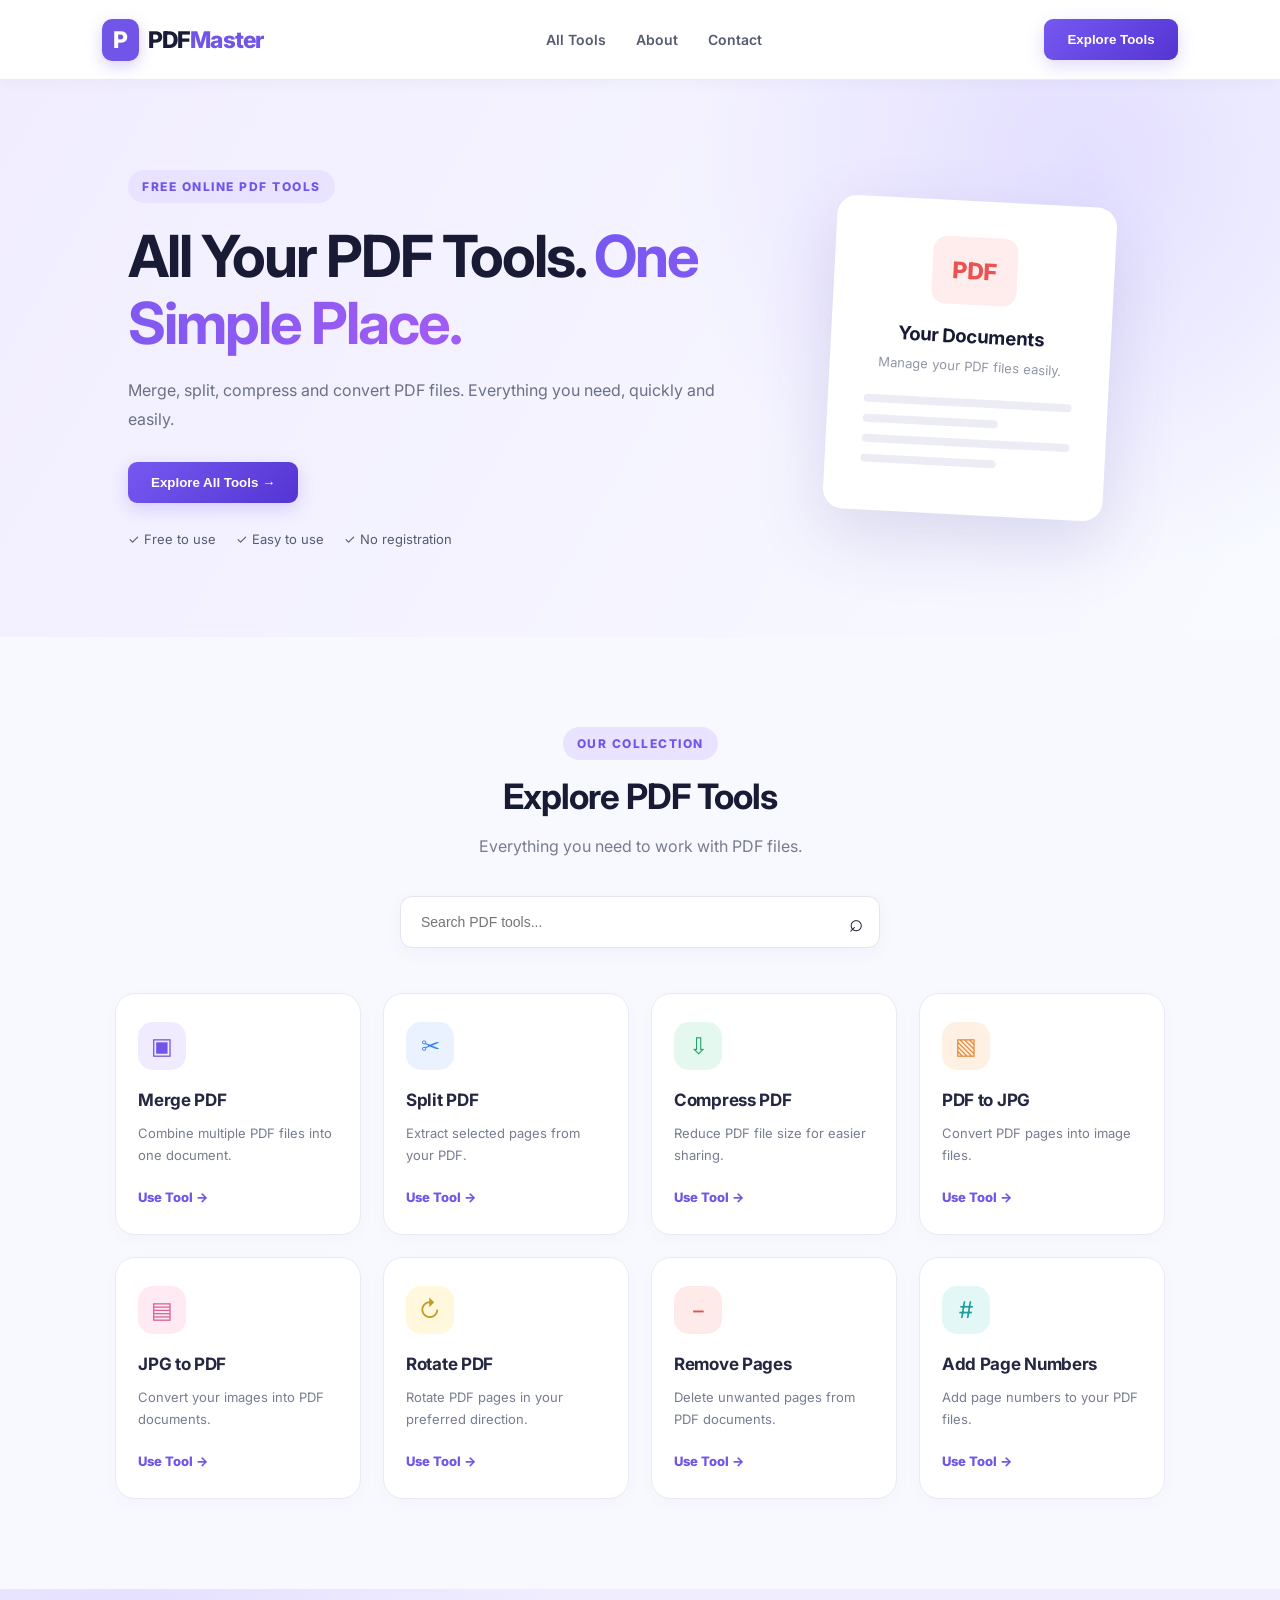
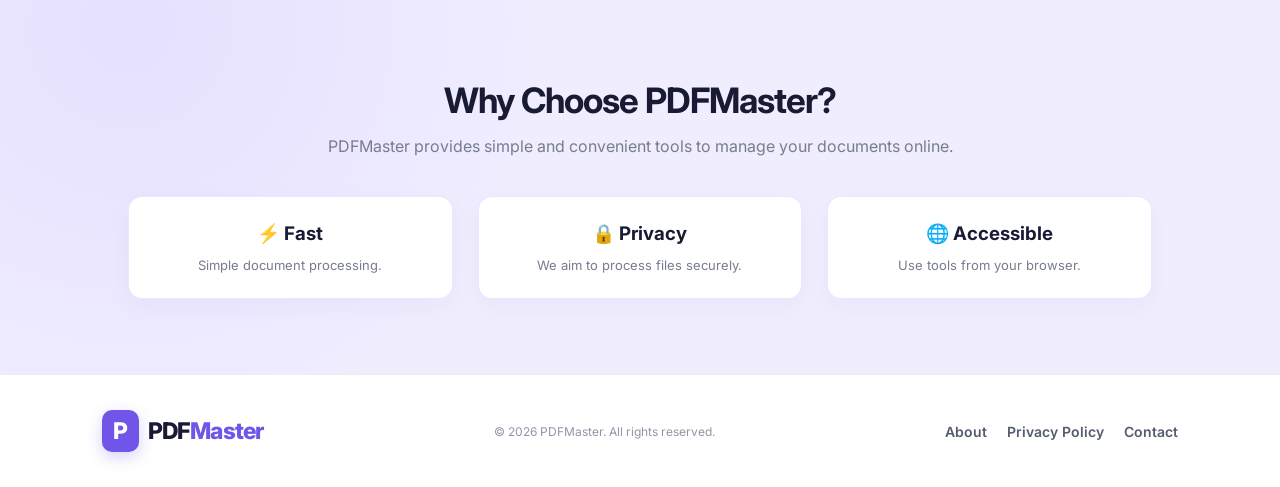
<file: index.html>
<!DOCTYPE html>
<html lang="en">
<head>
    <meta charset="UTF-8">
    <meta name="viewport" content="width=device-width, initial-scale=1.0">

    <title>PDFMaster - Free Online PDF Editor, Converter & Tools</title>

    <meta name="description" content="Use PDFMaster's free online PDF tools to merge, split, compress, rotate and convert PDF files. Convert JPG to PDF and manage PDF pages easily.">

    <meta name="keywords" content="free PDF tools, merge PDF, split PDF, compress PDF, PDF to JPG, JPG to PDF, rotate PDF, remove PDF pages, add page numbers">

    <meta name="robots" content="index, follow">

    <link rel="canonical" href="https://pdf-master-8s9.pages.dev/">

    <meta property="og:title" content="PDFMaster - Free Online PDF Tools">
    <meta property="og:description" content="Merge, split, compress and convert PDF files online for free with PDFMaster.">
    <meta property="og:url" content="https://pdf-master-8s9.pages.dev/">
    <meta property="og:type" content="website">

    <meta name="theme-color" content="#2563eb">

    <link rel="stylesheet" href="style.css">

    <link rel="preconnect" href="https://fonts.googleapis.com">
    <link rel="preconnect" href="https://fonts.gstatic.com" crossorigin>

    <link href="https://fonts.googleapis.com/css2?family=Inter:wght@400;500;600;700;800&display=swap" rel="stylesheet">
</head>


<body>

<header class="navbar">
    <div class="logo">
        <span class="logo-icon">P</span>
        PDF<span>Master</span>
    </div>

    <nav>
        <a href="#tools">All Tools</a>
        <a href="#about">About</a>
        <a href="contact.html">Contact</a>
    </nav>

    <button class="nav-button" onclick="scrollToTools()">
        Explore Tools
    </button>
</header>


<section class="hero">

    <div class="hero-content">

        <span class="tag">FREE ONLINE PDF TOOLS</span>

        <h1>
            All Your PDF Tools.
            <span>One Simple Place.</span>
        </h1>

        <p>
            Merge, split, compress and convert PDF files.
            Everything you need, quickly and easily.
        </p>

        <button class="primary-button" onclick="scrollToTools()">
            Explore All Tools →
        </button>

        <div class="hero-features">
            <span>✓ Free to use</span>
            <span>✓ Easy to use</span>
            <span>✓ No registration</span>
        </div>

    </div>

    <div class="hero-visual">
        <div class="document-card">
            <div class="pdf-icon">PDF</div>
            <h3>Your Documents</h3>
            <p>Manage your PDF files easily.</p>

            <div class="document-line"></div>
            <div class="document-line short"></div>
            <div class="document-line"></div>
            <div class="document-line short"></div>
        </div>
    </div>

</section>


<section class="tools-section" id="tools">

    <div class="section-heading">
        <span class="tag">OUR COLLECTION</span>

        <h2>Explore PDF Tools</h2>

        <p>Everything you need to work with PDF files.</p>
    </div>

    <div class="search-box">
        <input
            type="text"
            id="searchInput"
            placeholder="Search PDF tools..."
        >
        <span>⌕</span>
    </div>

    <div class="tools-grid" id="toolsGrid">

        <div class="tool-card" data-name="merge pdf">
            <div class="tool-icon purple">▣</div>
            <h3>Merge PDF</h3>
            <p>Combine multiple PDF files into one document.</p>
            <a href="merge.html">Use Tool →</a>
        </div>

        <div class="tool-card" data-name="split pdf">
            <div class="tool-icon blue">✂</div>
            <h3>Split PDF</h3>
            <p>Extract selected pages from your PDF.</p>
            <a href="split.html">Use Tool →</a>
        </div>

        <div class="tool-card" data-name="compress pdf">
            <div class="tool-icon green">⇩</div>
            <h3>Compress PDF</h3>
            <p>Reduce PDF file size for easier sharing.</p>
            <a href="compress.html">Use Tool →</a>
        </div>

        <div class="tool-card" data-name="pdf to jpg">
            <div class="tool-icon orange">▧</div>
            <h3>PDF to JPG</h3>
            <p>Convert PDF pages into image files.</p>
            <a href="pdf-to-jpg.html">Use Tool →</a>
        </div>

        <div class="tool-card" data-name="jpg to pdf">
            <div class="tool-icon pink">▤</div>
            <h3>JPG to PDF</h3>
            <p>Convert your images into PDF documents.</p>
            <a href="jpg-to-pdf.html">Use Tool →</a>
        </div>

        <div class="tool-card" data-name="rotate pdf">
            <div class="tool-icon yellow">↻</div>
            <h3>Rotate PDF</h3>
            <p>Rotate PDF pages in your preferred direction.</p>
            <a href="rotate.html">Use Tool →</a>
        </div>

        <div class="tool-card" data-name="remove pdf pages">
            <div class="tool-icon red">−</div>
            <h3>Remove Pages</h3>
            <p>Delete unwanted pages from PDF documents.</p>
            <a href="remove-pages.html">Use Tool →</a>
        </div>

        <div class="tool-card" data-name="add page numbers">
            <div class="tool-icon teal">#</div>
            <h3>Add Page Numbers</h3>
            <p>Add page numbers to your PDF files.</p>
            <a href="page-numbers.html">Use Tool →</a>
        </div>

    </div>

    <p id="noResults" class="no-results" hidden>
        No matching tools found.
    </p>

</section>


<section class="about-section" id="about">

    <h2>Why Choose PDFMaster?</h2>

    <p>
        PDFMaster provides simple and convenient tools
        to manage your documents online.
    </p>

    <div class="benefits">
        <div>
            <h3>⚡ Fast</h3>
            <p>Simple document processing.</p>
        </div>

        <div>
            <h3>🔒 Privacy</h3>
            <p>We aim to process files securely.</p>
        </div>

        <div>
            <h3>🌐 Accessible</h3>
            <p>Use tools from your browser.</p>
        </div>
    </div>

</section>


<footer>
    <div class="logo">
        <span class="logo-icon">P</span>
        PDF<span>Master</span>
    </div>

    <p>© 2026 PDFMaster. All rights reserved.</p>

    <div class="footer-links">
        <a href="about.html">About</a>
        <a href="privacy.html">Privacy Policy</a>
        <a href="contact.html">Contact</a>
    </div>
</footer>

<script src="script.js"></script>

</body>
</html>
</file>
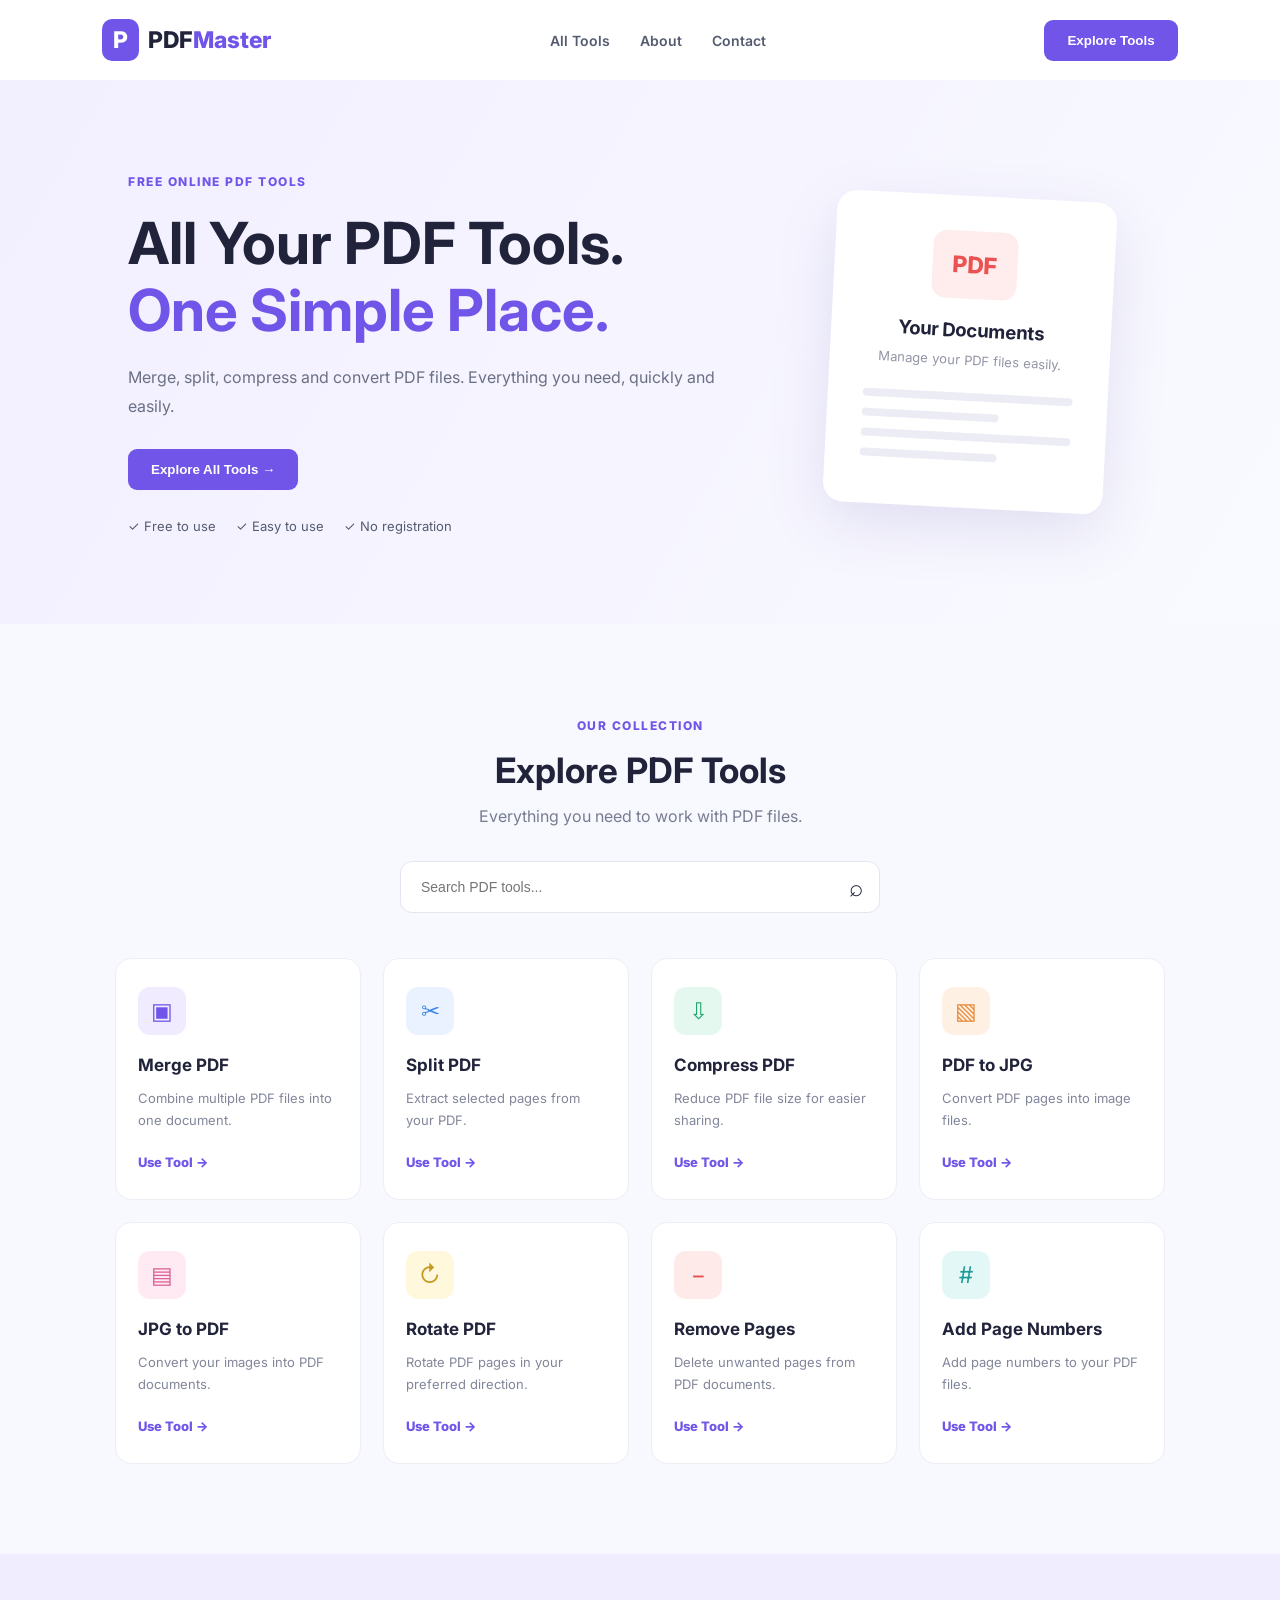
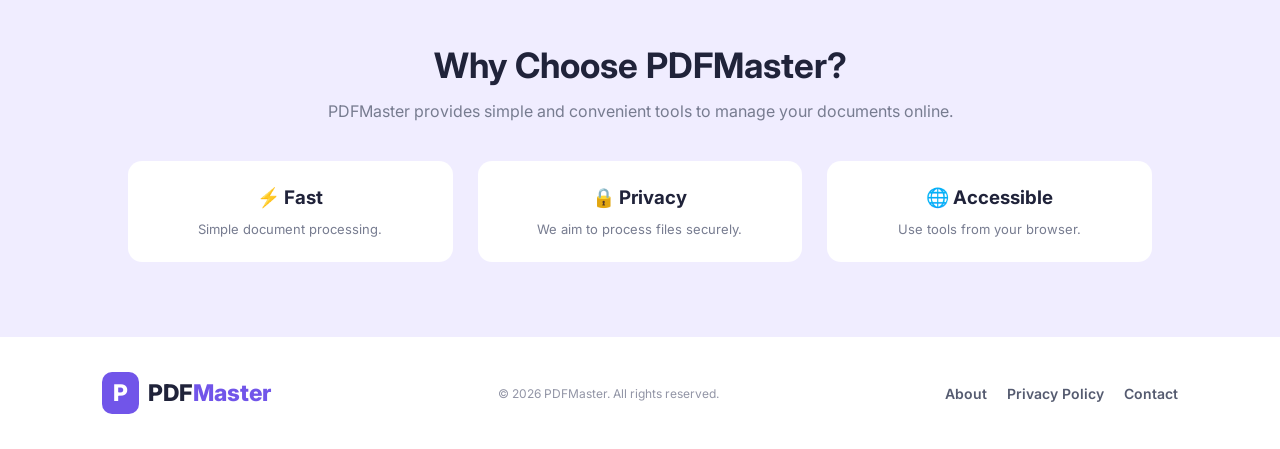
<file: Pdf Master/index.html>
<!DOCTYPE html>
<html lang="en">
<head>
    <meta charset="UTF-8">
    <meta name="viewport" content="width=device-width, initial-scale=1.0">

    <title>PDFMaster - Free Online PDF Tools</title>

    <meta name="description"
          content="Free online PDF tools to merge, split, compress and convert PDF files easily.">

    <link rel="stylesheet" href="style.css">

    <link rel="preconnect" href="https://fonts.googleapis.com">
    <link rel="preconnect" href="https://fonts.gstatic.com" crossorigin>

    <link href="https://fonts.googleapis.com/css2?family=Inter:wght@400;500;600;700;800&display=swap"
          rel="stylesheet">
</head>

<body>

<header class="navbar">
    <div class="logo">
        <span class="logo-icon">P</span>
        PDF<span>Master</span>
    </div>

    <nav>
        <a href="#tools">All Tools</a>
        <a href="#about">About</a>
        <a href="contact.html">Contact</a>
    </nav>

    <button class="nav-button" onclick="scrollToTools()">
        Explore Tools
    </button>
</header>


<section class="hero">

    <div class="hero-content">

        <span class="tag">FREE ONLINE PDF TOOLS</span>

        <h1>
            All Your PDF Tools.
            <span>One Simple Place.</span>
        </h1>

        <p>
            Merge, split, compress and convert PDF files.
            Everything you need, quickly and easily.
        </p>

        <button class="primary-button" onclick="scrollToTools()">
            Explore All Tools →
        </button>

        <div class="hero-features">
            <span>✓ Free to use</span>
            <span>✓ Easy to use</span>
            <span>✓ No registration</span>
        </div>

    </div>

    <div class="hero-visual">
        <div class="document-card">
            <div class="pdf-icon">PDF</div>
            <h3>Your Documents</h3>
            <p>Manage your PDF files easily.</p>

            <div class="document-line"></div>
            <div class="document-line short"></div>
            <div class="document-line"></div>
            <div class="document-line short"></div>
        </div>
    </div>

</section>


<section class="tools-section" id="tools">

    <div class="section-heading">
        <span class="tag">OUR COLLECTION</span>

        <h2>Explore PDF Tools</h2>

        <p>Everything you need to work with PDF files.</p>
    </div>

    <div class="search-box">
        <input
            type="text"
            id="searchInput"
            placeholder="Search PDF tools..."
        >
        <span>⌕</span>
    </div>

    <div class="tools-grid" id="toolsGrid">

        <div class="tool-card" data-name="merge pdf">
            <div class="tool-icon purple">▣</div>
            <h3>Merge PDF</h3>
            <p>Combine multiple PDF files into one document.</p>
            <a href="merge.html">Use Tool →</a>
        </div>

        <div class="tool-card" data-name="split pdf">
            <div class="tool-icon blue">✂</div>
            <h3>Split PDF</h3>
            <p>Extract selected pages from your PDF.</p>
            <a href="split.html">Use Tool →</a>
        </div>

        <div class="tool-card" data-name="compress pdf">
            <div class="tool-icon green">⇩</div>
            <h3>Compress PDF</h3>
            <p>Reduce PDF file size for easier sharing.</p>
            <a href="compress.html">Use Tool →</a>
        </div>

        <div class="tool-card" data-name="pdf to jpg">
            <div class="tool-icon orange">▧</div>
            <h3>PDF to JPG</h3>
            <p>Convert PDF pages into image files.</p>
            <a href="pdf-to-jpg.html">Use Tool →</a>
        </div>

        <div class="tool-card" data-name="jpg to pdf">
            <div class="tool-icon pink">▤</div>
            <h3>JPG to PDF</h3>
            <p>Convert your images into PDF documents.</p>
            <a href="jpg-to-pdf.html">Use Tool →</a>
        </div>

        <div class="tool-card" data-name="rotate pdf">
            <div class="tool-icon yellow">↻</div>
            <h3>Rotate PDF</h3>
            <p>Rotate PDF pages in your preferred direction.</p>
            <a href="rotate.html">Use Tool →</a>
        </div>

        <div class="tool-card" data-name="remove pdf pages">
            <div class="tool-icon red">−</div>
            <h3>Remove Pages</h3>
            <p>Delete unwanted pages from PDF documents.</p>
            <a href="remove-pages.html">Use Tool →</a>
        </div>

        <div class="tool-card" data-name="add page numbers">
            <div class="tool-icon teal">#</div>
            <h3>Add Page Numbers</h3>
            <p>Add page numbers to your PDF files.</p>
            <a href="page-numbers.html">Use Tool →</a>
        </div>

    </div>

    <p id="noResults" class="no-results" hidden>
        No matching tools found.
    </p>

</section>


<section class="about-section" id="about">

    <h2>Why Choose PDFMaster?</h2>

    <p>
        PDFMaster provides simple and convenient tools
        to manage your documents online.
    </p>

    <div class="benefits">
        <div>
            <h3>⚡ Fast</h3>
            <p>Simple document processing.</p>
        </div>

        <div>
            <h3>🔒 Privacy</h3>
            <p>We aim to process files securely.</p>
        </div>

        <div>
            <h3>🌐 Accessible</h3>
            <p>Use tools from your browser.</p>
        </div>
    </div>

</section>


<footer>
    <div class="logo">
        <span class="logo-icon">P</span>
        PDF<span>Master</span>
    </div>

    <p>© 2026 PDFMaster. All rights reserved.</p>

    <div class="footer-links">
        <a href="about.html">About</a>
        <a href="privacy.html">Privacy Policy</a>
        <a href="contact.html">Contact</a>
    </div>
</footer>

<script src="script.js"></script>

</body>
</html>
</file>
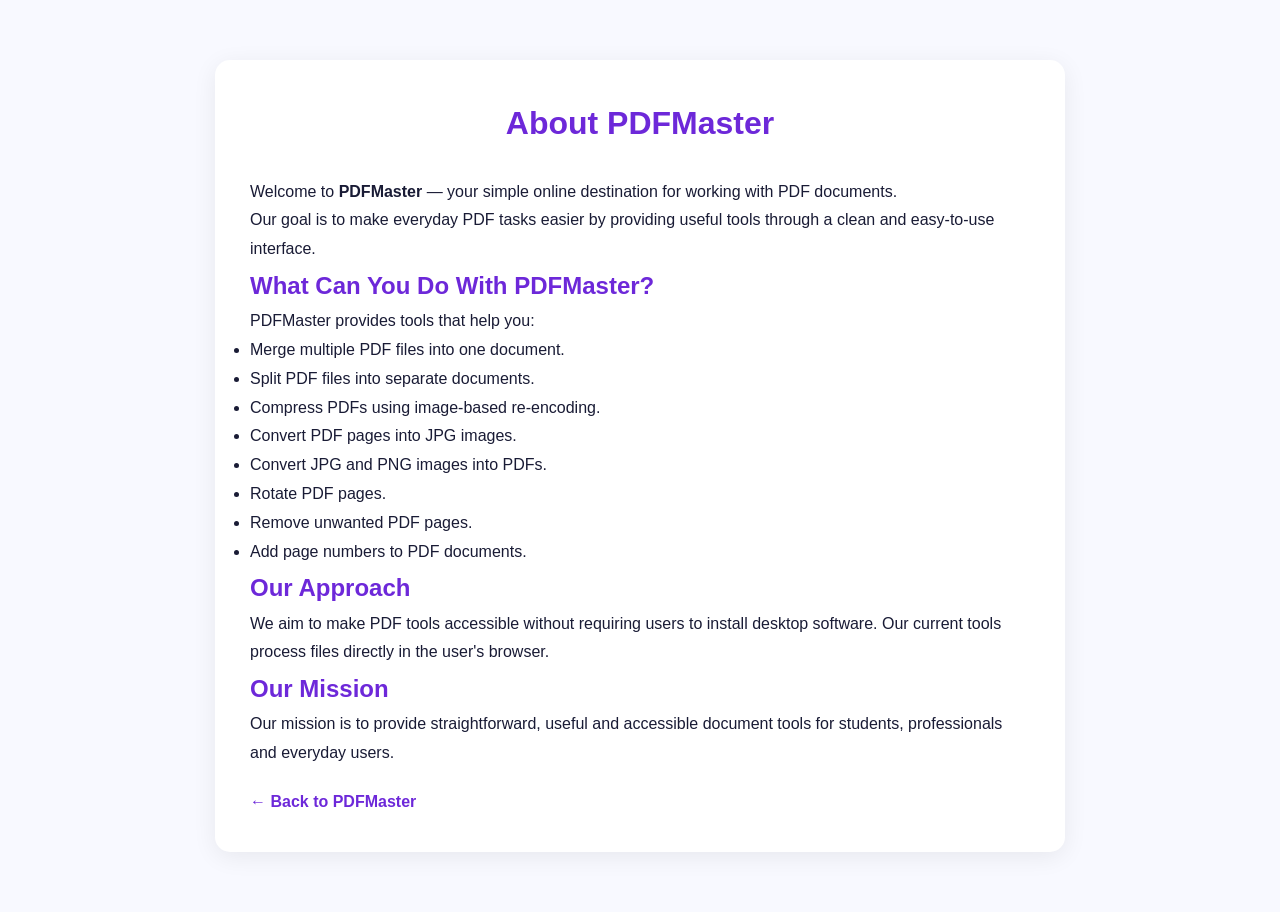
<file: about.html>
<!DOCTYPE html>
<html lang="en">
<head>
    <meta charset="UTF-8">
    <meta name="viewport" content="width=device-width, initial-scale=1.0">
    <title>About Us - PDFMaster</title>
    <meta name="description" content="Learn about PDFMaster, a simple online platform for working with PDF files.">
    <link rel="stylesheet" href="style.css">

    <style>
        .content-container {
            max-width: 850px;
            margin: 60px auto;
            padding: 35px;
            background: white;
            border-radius: 15px;
            box-shadow: 0 5px 25px rgba(0,0,0,0.07);
            line-height: 1.8;
        }

        .content-container h1,
        .content-container h2 {
            color: #6d28d9;
        }

        .content-container h1 {
            text-align: center;
            margin-bottom: 25px;
        }

        .back-link {
            display: inline-block;
            margin-top: 20px;
            color: #6d28d9;
            text-decoration: none;
            font-weight: bold;
        }
    </style>
</head>

<body>

    <main class="content-container">

        <h1>About PDFMaster</h1>

        <p>
            Welcome to <strong>PDFMaster</strong> — your simple online
            destination for working with PDF documents.
        </p>

        <p>
            Our goal is to make everyday PDF tasks easier by providing
            useful tools through a clean and easy-to-use interface.
        </p>

        <h2>What Can You Do With PDFMaster?</h2>

        <p>PDFMaster provides tools that help you:</p>

        <ul>
            <li>Merge multiple PDF files into one document.</li>
            <li>Split PDF files into separate documents.</li>
            <li>Compress PDFs using image-based re-encoding.</li>
            <li>Convert PDF pages into JPG images.</li>
            <li>Convert JPG and PNG images into PDFs.</li>
            <li>Rotate PDF pages.</li>
            <li>Remove unwanted PDF pages.</li>
            <li>Add page numbers to PDF documents.</li>
        </ul>

        <h2>Our Approach</h2>

        <p>
            We aim to make PDF tools accessible without requiring users
            to install desktop software. Our current tools process files
            directly in the user's browser.
        </p>

        <h2>Our Mission</h2>

        <p>
            Our mission is to provide straightforward, useful and
            accessible document tools for students, professionals and
            everyday users.
        </p>

        <a href="index.html" class="back-link">
            ← Back to PDFMaster
        </a>

    </main>

</body>
</html>
</file>
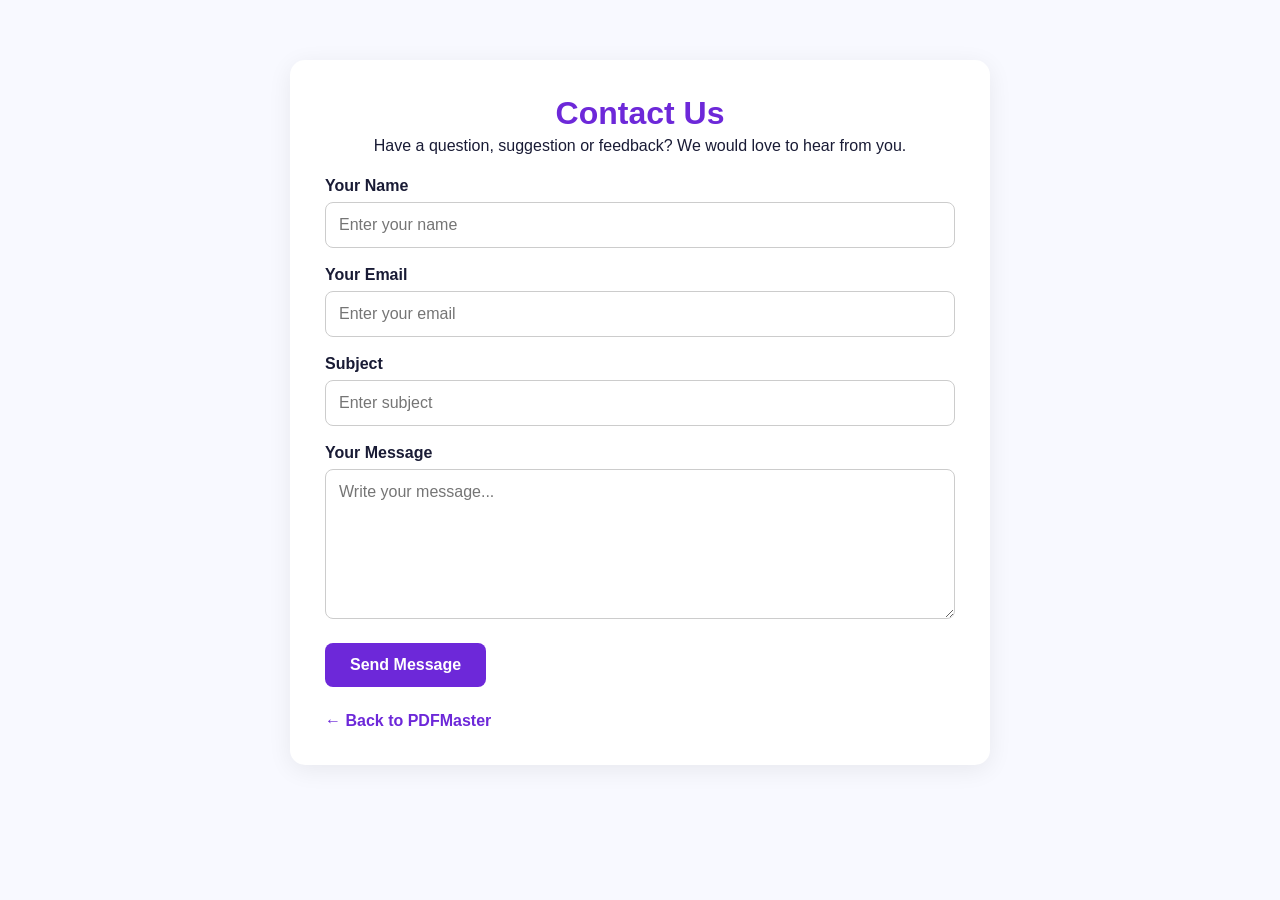
<file: contact.html>
<!DOCTYPE html>
<html lang="en">
<head>
    <meta charset="UTF-8">
    <meta name="viewport" content="width=device-width, initial-scale=1.0">
    <title>Contact Us - PDFMaster</title>
    <meta name="description" content="Contact PDFMaster for questions, feedback or support.">
    <link rel="stylesheet" href="style.css">

    <style>
        .contact-container {
            max-width: 700px;
            margin: 60px auto;
            padding: 35px;
            background: white;
            border-radius: 15px;
            box-shadow: 0 5px 25px rgba(0,0,0,0.07);
        }

        .contact-container h1 {
            color: #6d28d9;
            text-align: center;
        }

        .contact-container p {
            text-align: center;
            line-height: 1.7;
        }

        .contact-form label {
            display: block;
            margin: 18px 0 7px;
            font-weight: bold;
        }

        .contact-form input,
        .contact-form textarea {
            width: 100%;
            padding: 13px;
            border: 1px solid #ccc;
            border-radius: 8px;
            box-sizing: border-box;
            font: inherit;
        }

        .contact-form textarea {
            min-height: 150px;
            resize: vertical;
        }

        .contact-form button {
            margin-top: 20px;
            padding: 13px 25px;
            border: none;
            border-radius: 8px;
            background: #6d28d9;
            color: white;
            font-size: 16px;
            font-weight: bold;
            cursor: pointer;
        }

        .contact-form button:hover {
            background: #5b21b6;
        }

        .back-link {
            display: inline-block;
            margin-top: 25px;
            color: #6d28d9;
            text-decoration: none;
            font-weight: bold;
        }
    </style>
</head>

<body>

    <main class="contact-container">

        <h1>Contact Us</h1>

        <p>
            Have a question, suggestion or feedback?
            We would love to hear from you.
        </p>

        <form class="contact-form" id="contactForm">

            <label for="name">Your Name</label>
            <input
                type="text"
                id="name"
                placeholder="Enter your name"
                required
            >

            <label for="email">Your Email</label>
            <input
                type="email"
                id="email"
                placeholder="Enter your email"
                required
            >

            <label for="subject">Subject</label>
            <input
                type="text"
                id="subject"
                placeholder="Enter subject"
                required
            >

            <label for="message">Your Message</label>
            <textarea
                id="message"
                placeholder="Write your message..."
                required
            ></textarea>

            <button type="submit">Send Message</button>

        </form>

        <a href="index.html" class="back-link">
            ← Back to PDFMaster
        </a>

    </main>

    <script>
        document.getElementById("contactForm").addEventListener("submit", function(event) {
            event.preventDefault();

            const name = document.getElementById("name").value.trim();
            const email = document.getElementById("email").value.trim();
            const subject = document.getElementById("subject").value.trim();
            const message = document.getElementById("message").value.trim();

            const recipient = "YOUR_EMAIL@example.com";

            const body =
                "Name: " + -- "\n" +
                "Email: " + --  "\n\n" +
                message;

            const mailtoLink =
                "mailto:" + recipient +
                "?subject=" + encodeURIComponent(subject) +
                "&body=" + encodeURIComponent(body);

            window.location.href = mailtoLink;
        });
    </script>

</body>
</html>
</file>
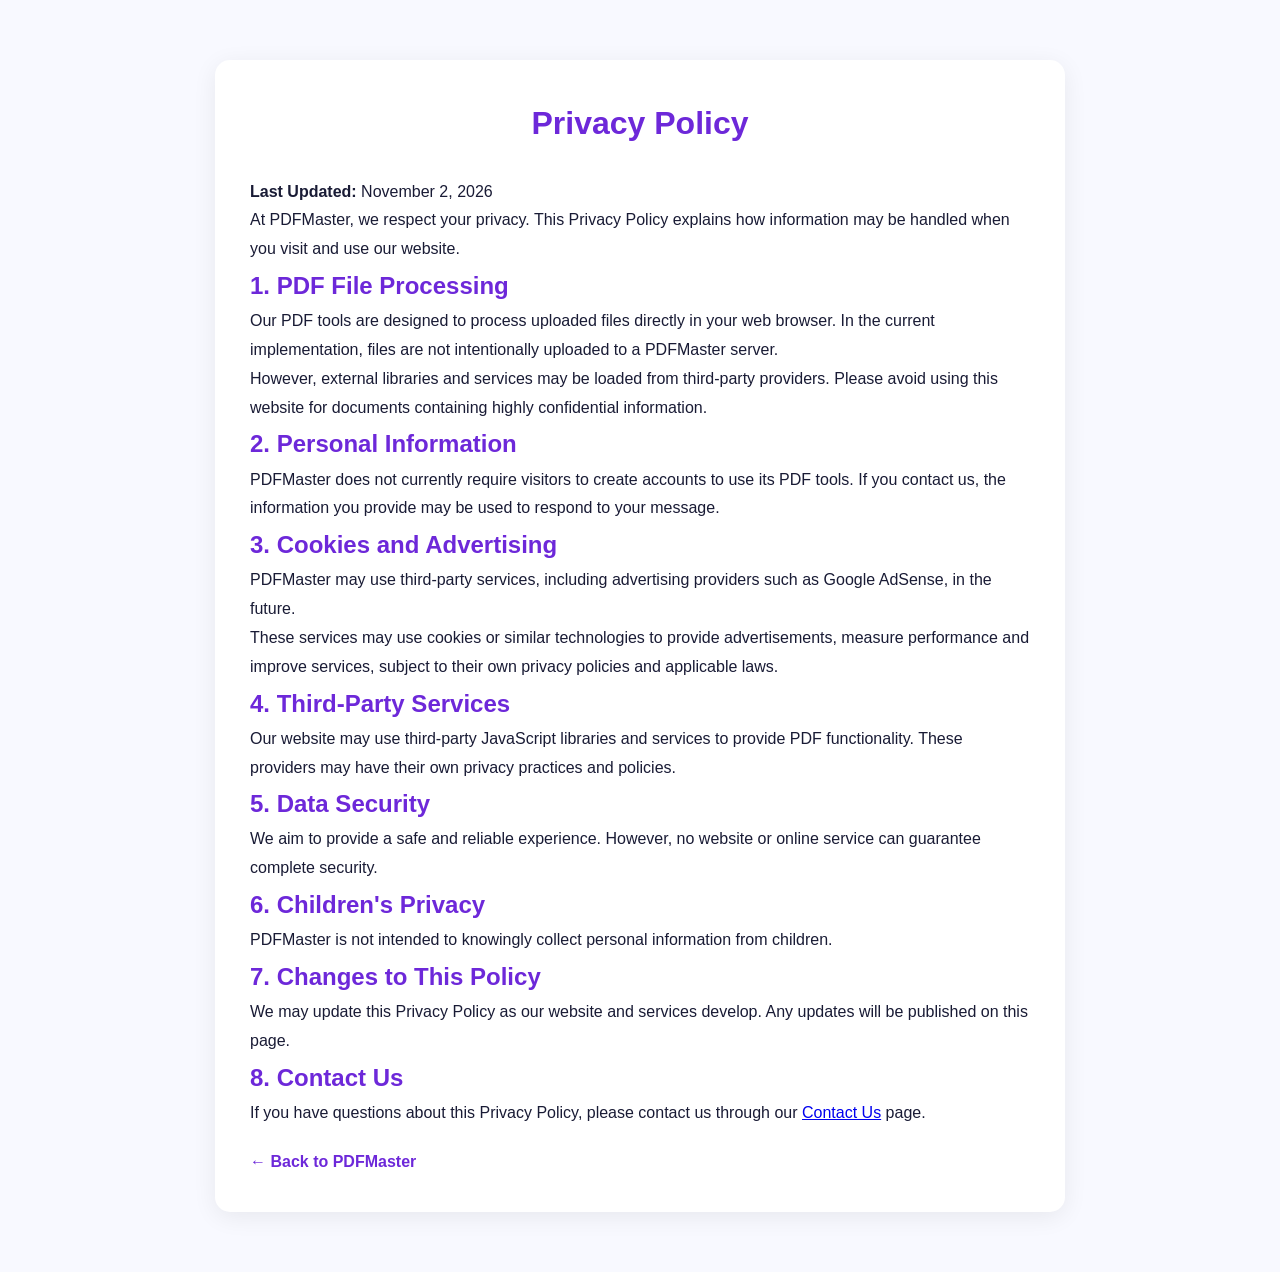
<file: privacy.html>
<!DOCTYPE html>
<html lang="en">
<head>
    <meta charset="UTF-8">
    <meta name="viewport" content="width=device-width, initial-scale=1.0">

    <title>Privacy Policy - PDFMaster</title>

    <meta name="description" content="Read the PDFMaster privacy policy and learn how our website handles your information.">

    <link rel="stylesheet" href="style.css">

    <style>
        .privacy-container {
            max-width: 850px;
            margin: 60px auto;
            padding: 35px;
            background: white;
            border-radius: 15px;
            box-shadow: 0 5px 25px rgba(0,0,0,0.07);
            line-height: 1.8;
        }

        .privacy-container h1,
        .privacy-container h2 {
            color: #6d28d9;
        }

        .privacy-container h1 {
            text-align: center;
            margin-bottom: 25px;
        }

        .back-link {
            display: inline-block;
            margin-top: 20px;
            color: #6d28d9;
            text-decoration: none;
            font-weight: bold;
        }
    </style>
</head>

<body>

    <main class="privacy-container">

        <h1>Privacy Policy</h1>

        <p><strong>Last Updated:</strong> November 2, 2026</p>

        <p>
            At PDFMaster, we respect your privacy. This Privacy Policy
            explains how information may be handled when you visit and
            use our website.
        </p>

        <h2>1. PDF File Processing</h2>

        <p>
            Our PDF tools are designed to process uploaded files directly
            in your web browser. In the current implementation, files are
            not intentionally uploaded to a PDFMaster server.
        </p>

        <p>
            However, external libraries and services may be loaded from
            third-party providers. Please avoid using this website for
            documents containing highly confidential information.
        </p>

        <h2>2. Personal Information</h2>

        <p>
            PDFMaster does not currently require visitors to create
            accounts to use its PDF tools. If you contact us, the
            information you provide may be used to respond to your
            message.
        </p>

        <h2>3. Cookies and Advertising</h2>

        <p>
            PDFMaster may use third-party services, including advertising
            providers such as Google AdSense, in the future.
        </p>

        <p>
            These services may use cookies or similar technologies to
            provide advertisements, measure performance and improve
            services, subject to their own privacy policies and applicable
            laws.
        </p>

        <h2>4. Third-Party Services</h2>

        <p>
            Our website may use third-party JavaScript libraries and
            services to provide PDF functionality. These providers may
            have their own privacy practices and policies.
        </p>

        <h2>5. Data Security</h2>

        <p>
            We aim to provide a safe and reliable experience. However,
            no website or online service can guarantee complete security.
        </p>

        <h2>6. Children's Privacy</h2>

        <p>
            PDFMaster is not intended to knowingly collect personal
            information from children.
        </p>

        <h2>7. Changes to This Policy</h2>

        <p>
            We may update this Privacy Policy as our website and services
            develop. Any updates will be published on this page.
        </p>

        <h2>8. Contact Us</h2>

        <p>
            If you have questions about this Privacy Policy, please
            contact us through our
            <a href="contact.html">Contact Us</a> page.
        </p>

        <a href="index.html" class="back-link">
            ← Back to PDFMaster
        </a>

    </main>

</body>
</html>
</file>
<file: style.css>
* {
    margin: 0;
    padding: 0;
    box-sizing: border-box;
}

html {
    scroll-behavior: smooth;
}

body {
    font-family: 'Inter', sans-serif;
    background: #f8f9ff;
    color: #20233a;
}

.navbar {
    height: 80px;
    padding: 0 8%;
    display: flex;
    align-items: center;
    justify-content: space-between;
    background: white;
    box-shadow: 0 2px 15px rgba(0,0,0,0.04);
}

.logo {
    display: flex;
    align-items: center;
    font-size: 23px;
    font-weight: 800;
}

.logo span:last-child {
    color: #7155e9;
}

.logo-icon {
    background: #7155e9;
    color: white;
    padding: 7px 11px;
    border-radius: 10px;
    margin-right: 9px;
}

nav {
    display: flex;
    gap: 30px;
}

nav a,
.footer-links a {
    color: #555b70;
    text-decoration: none;
    font-size: 14px;
    font-weight: 600;
}

nav a:hover,
.footer-links a:hover {
    color: #7155e9;
}

.nav-button,
.primary-button {
    background: #7155e9;
    color: white;
    border: none;
    padding: 13px 23px;
    border-radius: 9px;
    font-weight: 700;
    cursor: pointer;
}

.nav-button:hover,
.primary-button:hover {
    background: #573bd0;
}

.hero {
    padding: 90px 10%;
    display: flex;
    align-items: center;
    justify-content: space-between;
    gap: 60px;
    background: linear-gradient(120deg, #f2efff, #f9faff);
}

.hero-content {
    max-width: 600px;
}

.tag {
    color: #7155e9;
    font-size: 12px;
    font-weight: 800;
    letter-spacing: 1.5px;
}

.hero h1 {
    font-size: clamp(38px, 5vw, 58px);
    line-height: 1.15;
    margin: 20px 0;
}

.hero h1 span {
    color: #7155e9;
}

.hero-content > p {
    color: #6b7085;
    line-height: 1.8;
    margin-bottom: 28px;
}

.hero-features {
    display: flex;
    flex-wrap: wrap;
    gap: 20px;
    margin-top: 28px;
    color: #555b70;
    font-size: 13px;
}

.hero-visual {
    display: flex;
    justify-content: center;
    flex: 1;
}

.document-card {
    width: 280px;
    padding: 35px;
    background: white;
    border-radius: 20px;
    text-align: center;
    box-shadow: 0 20px 60px rgba(75,60,150,0.13);
    transform: rotate(3deg);
}

.pdf-icon {
    background: #ffeded;
    color: #eb5353;
    font-size: 23px;
    font-weight: 800;
    padding: 20px;
    border-radius: 14px;
    display: inline-block;
    margin-bottom: 20px;
}

.document-card p {
    color: #9295a6;
    font-size: 13px;
    margin: 10px 0 25px;
}

.document-line {
    height: 8px;
    background: #ececf5;
    border-radius: 10px;
    margin: 12px 0;
}

.document-line.short {
    width: 65%;
}

.tools-section {
    padding: 90px 9%;
}

.section-heading {
    text-align: center;
}

.section-heading h2,
.about-section h2 {
    font-size: 35px;
    margin: 15px 0;
}

.section-heading p,
.about-section > p {
    color: #777c90;
}

.search-box {
    max-width: 480px;
    margin: 35px auto 45px;
    position: relative;
}

.search-box input {
    width: 100%;
    padding: 17px 45px 17px 20px;
    border: 1px solid #e4e5ee;
    border-radius: 12px;
    outline: none;
    font-size: 14px;
}

.search-box input:focus {
    border-color: #7155e9;
}

.search-box span {
    position: absolute;
    right: 17px;
    top: 12px;
    font-size: 24px;
}

.tools-grid {
    display: grid;
    grid-template-columns: repeat(4, 1fr);
    gap: 22px;
}

.tool-card {
    background: white;
    padding: 28px 22px;
    border: 1px solid #eeeef5;
    border-radius: 16px;
    transition: 0.25s;
}

.tool-card:hover {
    transform: translateY(-7px);
    box-shadow: 0 15px 35px rgba(60,50,120,0.09);
}

.tool-icon {
    width: 48px;
    height: 48px;
    display: grid;
    place-items: center;
    font-size: 23px;
    border-radius: 12px;
    margin-bottom: 20px;
}

.purple { background: #f0ebff; color: #7155e9; }
.blue { background: #eaf2ff; color: #4285e8; }
.green { background: #e5f8ef; color: #23a66d; }
.orange { background: #fff0e4; color: #e98a39; }
.pink { background: #ffeaf3; color: #db6096; }
.yellow { background: #fff8dc; color: #c49b25; }
.red { background: #ffeaea; color: #e45151; }
.teal { background: #e2f7f6; color: #229c96; }

.tool-card h3 {
    font-size: 17px;
    margin-bottom: 12px;
}

.tool-card p {
    font-size: 13px;
    line-height: 1.7;
    color: #82869a;
    min-height: 44px;
    margin-bottom: 20px;
}

.tool-card a {
    color: #7155e9;
    text-decoration: none;
    font-size: 13px;
    font-weight: 800;
}

.no-results {
    text-align: center;
    color: #777c90;
}

.about-section {
    background: #f0edff;
    padding: 75px 10%;
    text-align: center;
}

.benefits {
    display: grid;
    grid-template-columns: repeat(3, 1fr);
    gap: 25px;
    margin-top: 40px;
}

.benefits div {
    background: white;
    padding: 25px;
    border-radius: 14px;
}

.benefits p {
    margin-top: 12px;
    color: #777c90;
    font-size: 13px;
}

footer {
    padding: 35px 8%;
    background: white;
    display: flex;
    align-items: center;
    justify-content: space-between;
    flex-wrap: wrap;
    gap: 20px;
}

footer p {
    color: #9295a6;
    font-size: 12px;
}

.footer-links {
    display: flex;
    gap: 20px;
}

@media (max-width: 950px) {
    .tools-grid {
        grid-template-columns: repeat(2, 1fr);
    }

    .hero {
        padding: 70px 7%;
    }
}

@media (max-width: 650px) {
    .navbar {
        height: auto;
        padding: 20px;
        flex-wrap: wrap;
        gap: 18px;
    }

    nav {
        order: 3;
        width: 100%;
        justify-content: center;
        gap: 18px;
    }

    .nav-button {
        padding: 10px 14px;
    }

    .hero {
        flex-direction: column;
        text-align: center;
        padding: 65px 7%;
    }

    .hero-features {
        justify-content: center;
    }

    .tools-section {
        padding: 65px 6%;
    }

    .tools-grid {
        grid-template-columns: 1fr;
    }

    .benefits {
        grid-template-columns: 1fr;
    }

    footer {
        flex-direction: column;
        text-align: center;
    }

    .footer-links {
        flex-wrap: wrap;
        justify-content: center;
    }
}

/* =====================================
   PDFMASTER - PREMIUM DESIGN UPGRADE
===================================== */

:root {
    --primary: #6546e8;
    --primary-dark: #5032ce;
    --text-main: #191b35;
    --text-muted: #737990;
    --surface: #ffffff;
    --page-bg: #f8f9ff;
    --border: #e9eaf3;
}

/* Smooth overall appearance */

body {
    background: var(--page-bg);
    color: var(--text-main);
    overflow-x: hidden;
}

/* Premium navigation */

.navbar {
    position: sticky;
    top: 0;
    z-index: 100;
    background: rgba(255,255,255,0.94);
    backdrop-filter: blur(14px);
    border-bottom: 1px solid rgba(230,230,245,0.8);
    transition: box-shadow 0.3s ease;
}

.logo {
    letter-spacing: -0.8px;
}

.logo-icon {
    box-shadow: 0 5px 15px rgba(101,70,232,0.25);
}

nav a {
    transition: color 0.2s ease;
}

/* Premium buttons */

.nav-button,
.primary-button {
    background: linear-gradient(135deg, #7658f1, #5435d2);
    box-shadow: 0 6px 18px rgba(101,70,232,0.2);
    transition: transform 0.25s ease,
                box-shadow 0.25s ease;
}

.nav-button:hover,
.primary-button:hover {
    transform: translateY(-2px);
    box-shadow: 0 10px 24px rgba(101,70,232,0.3);
}

/* Hero section */

.hero {
    position: relative;
    overflow: hidden;
    background:
        radial-gradient(circle at 85% 15%,
        rgba(126,98,255,0.16), transparent 35%),
        linear-gradient(120deg, #f1edff, #f8faff);
}

.hero h1 {
    letter-spacing: -2px;
    color: #191b35;
}

.hero h1 span {
    background: linear-gradient(90deg, #7658f1, #a15cf4);
    -webkit-background-clip: text;
    background-clip: text;
    color: transparent;
}

.tag {
    display: inline-block;
    padding: 9px 14px;
    background: #e9e3ff;
    border-radius: 30px;
}

.document-card {
    border: 1px solid rgba(255,255,255,0.9);
    box-shadow: 0 25px 70px rgba(75,60,150,0.16);
    transition: transform 0.35s ease;
}

.document-card:hover {
    transform: rotate(0deg) translateY(-5px);
}

/* Section headings */

.section-heading h2,
.about-section h2 {
    letter-spacing: -1px;
    color: #191b35;
}

.section-heading > p {
    line-height: 1.8;
}

/* Search field */

.search-box input {
    background: white;
    border: 1px solid #e5e4f0;
    box-shadow: 0 5px 20px rgba(40,35,90,0.04);
    transition: all 0.25s ease;
}

.search-box input:focus {
    border-color: var(--primary);
    box-shadow: 0 0 0 4px rgba(101,70,232,0.10);
}

/* Premium tool cards */

.tool-card {
    position: relative;
    overflow: hidden;
    border: 1px solid var(--border);
    border-radius: 20px;
    box-shadow: 0 5px 20px rgba(35,35,80,0.025);
    transition: transform 0.3s ease,
                box-shadow 0.3s ease,
                border-color 0.3s ease;
}

.tool-card::before {
    content: "";
    position: absolute;
    top: 0;
    left: 0;
    width: 100%;
    height: 3px;
    background: linear-gradient(90deg, #7658f1, #ad65f5);
    transform: scaleX(0);
    transform-origin: left;
    transition: transform 0.3s ease;
}

.tool-card:hover {
    transform: translateY(-8px);
    border-color: #d9d0ff;
    box-shadow: 0 18px 40px rgba(70,55,140,0.10);
}

.tool-card:hover::before {
    transform: scaleX(1);
}

.tool-icon {
    border-radius: 15px;
    transition: transform 0.3s ease;
}

.tool-card:hover .tool-icon {
    transform: scale(1.08);
}

.tool-card h3 {
    color: #252642;
    letter-spacing: -0.3px;
}

.tool-card p {
    color: #777c91;
}

.tool-card a {
    display: inline-block;
    transition: transform 0.2s ease;
}

.tool-card a:hover {
    transform: translateX(4px);
}

/* About section */

.about-section {
    background:
        radial-gradient(circle at 10% 10%,
        rgba(135,110,255,0.10), transparent 35%),
        #f0edff;
}

.benefits div {
    border: 1px solid rgba(230,225,255,0.8);
    box-shadow: 0 8px 25px rgba(50,40,100,0.04);
    transition: transform 0.25s ease,
                box-shadow 0.25s ease;
}

.benefits div:hover {
    transform: translateY(-5px);
    box-shadow: 0 15px 30px rgba(50,40,100,0.08);
}

/* Footer */

footer {
    border-top: 1px solid #ececf4;
}

.footer-links a {
    transition: color 0.2s ease;
}

/* Keyboard accessibility */

a:focus-visible,
button:focus-visible,
input:focus-visible {
    outline: 3px solid rgba(101,70,232,0.4);
    outline-offset: 3px;
}

/* Responsive improvements */

@media (max-width: 950px) {
    .hero {
        gap: 35px;
    }

    .tools-grid {
        gap: 18px;
    }
}

@media (max-width: 650px) {
    .navbar {
        position: relative;
    }

    .hero h1 {
        letter-spacing: -1px;
    }

    .document-card {
        max-width: 280px;
        width: 100%;
    }

    .section-heading h2,
    .about-section h2 {
        font-size: 29px;
    }

    .tool-card {
        padding: 25px;
    }
}

/* Respect reduced-motion preferences */

@media (prefers-reduced-motion: reduce) {
    *,
    *::before,
    *::after {
        scroll-behavior: auto !important;
        transition-duration: 0.01ms !important;
        animation-duration: 0.01ms !important;
    }
}
</file>
<file: Pdf Master/style.css>
* {
    margin: 0;
    padding: 0;
    box-sizing: border-box;
}

html {
    scroll-behavior: smooth;
}

body {
    font-family: 'Inter', sans-serif;
    background: #f8f9ff;
    color: #20233a;
}

.navbar {
    height: 80px;
    padding: 0 8%;
    display: flex;
    align-items: center;
    justify-content: space-between;
    background: white;
    box-shadow: 0 2px 15px rgba(0,0,0,0.04);
}

.logo {
    display: flex;
    align-items: center;
    font-size: 23px;
    font-weight: 800;
}

.logo span:last-child {
    color: #7155e9;
}

.logo-icon {
    background: #7155e9;
    color: white;
    padding: 7px 11px;
    border-radius: 10px;
    margin-right: 9px;
}

nav {
    display: flex;
    gap: 30px;
}

nav a,
.footer-links a {
    color: #555b70;
    text-decoration: none;
    font-size: 14px;
    font-weight: 600;
}

nav a:hover,
.footer-links a:hover {
    color: #7155e9;
}

.nav-button,
.primary-button {
    background: #7155e9;
    color: white;
    border: none;
    padding: 13px 23px;
    border-radius: 9px;
    font-weight: 700;
    cursor: pointer;
}

.nav-button:hover,
.primary-button:hover {
    background: #573bd0;
}

.hero {
    padding: 90px 10%;
    display: flex;
    align-items: center;
    justify-content: space-between;
    gap: 60px;
    background: linear-gradient(120deg, #f2efff, #f9faff);
}

.hero-content {
    max-width: 600px;
}

.tag {
    color: #7155e9;
    font-size: 12px;
    font-weight: 800;
    letter-spacing: 1.5px;
}

.hero h1 {
    font-size: clamp(38px, 5vw, 58px);
    line-height: 1.15;
    margin: 20px 0;
}

.hero h1 span {
    color: #7155e9;
}

.hero-content > p {
    color: #6b7085;
    line-height: 1.8;
    margin-bottom: 28px;
}

.hero-features {
    display: flex;
    flex-wrap: wrap;
    gap: 20px;
    margin-top: 28px;
    color: #555b70;
    font-size: 13px;
}

.hero-visual {
    display: flex;
    justify-content: center;
    flex: 1;
}

.document-card {
    width: 280px;
    padding: 35px;
    background: white;
    border-radius: 20px;
    text-align: center;
    box-shadow: 0 20px 60px rgba(75,60,150,0.13);
    transform: rotate(3deg);
}

.pdf-icon {
    background: #ffeded;
    color: #eb5353;
    font-size: 23px;
    font-weight: 800;
    padding: 20px;
    border-radius: 14px;
    display: inline-block;
    margin-bottom: 20px;
}

.document-card p {
    color: #9295a6;
    font-size: 13px;
    margin: 10px 0 25px;
}

.document-line {
    height: 8px;
    background: #ececf5;
    border-radius: 10px;
    margin: 12px 0;
}

.document-line.short {
    width: 65%;
}

.tools-section {
    padding: 90px 9%;
}

.section-heading {
    text-align: center;
}

.section-heading h2,
.about-section h2 {
    font-size: 35px;
    margin: 15px 0;
}

.section-heading p,
.about-section > p {
    color: #777c90;
}

.search-box {
    max-width: 480px;
    margin: 35px auto 45px;
    position: relative;
}

.search-box input {
    width: 100%;
    padding: 17px 45px 17px 20px;
    border: 1px solid #e4e5ee;
    border-radius: 12px;
    outline: none;
    font-size: 14px;
}

.search-box input:focus {
    border-color: #7155e9;
}

.search-box span {
    position: absolute;
    right: 17px;
    top: 12px;
    font-size: 24px;
}

.tools-grid {
    display: grid;
    grid-template-columns: repeat(4, 1fr);
    gap: 22px;
}

.tool-card {
    background: white;
    padding: 28px 22px;
    border: 1px solid #eeeef5;
    border-radius: 16px;
    transition: 0.25s;
}

.tool-card:hover {
    transform: translateY(-7px);
    box-shadow: 0 15px 35px rgba(60,50,120,0.09);
}

.tool-icon {
    width: 48px;
    height: 48px;
    display: grid;
    place-items: center;
    font-size: 23px;
    border-radius: 12px;
    margin-bottom: 20px;
}

.purple { background: #f0ebff; color: #7155e9; }
.blue { background: #eaf2ff; color: #4285e8; }
.green { background: #e5f8ef; color: #23a66d; }
.orange { background: #fff0e4; color: #e98a39; }
.pink { background: #ffeaf3; color: #db6096; }
.yellow { background: #fff8dc; color: #c49b25; }
.red { background: #ffeaea; color: #e45151; }
.teal { background: #e2f7f6; color: #229c96; }

.tool-card h3 {
    font-size: 17px;
    margin-bottom: 12px;
}

.tool-card p {
    font-size: 13px;
    line-height: 1.7;
    color: #82869a;
    min-height: 44px;
    margin-bottom: 20px;
}

.tool-card a {
    color: #7155e9;
    text-decoration: none;
    font-size: 13px;
    font-weight: 800;
}

.no-results {
    text-align: center;
    color: #777c90;
}

.about-section {
    background: #f0edff;
    padding: 75px 10%;
    text-align: center;
}

.benefits {
    display: grid;
    grid-template-columns: repeat(3, 1fr);
    gap: 25px;
    margin-top: 40px;
}

.benefits div {
    background: white;
    padding: 25px;
    border-radius: 14px;
}

.benefits p {
    margin-top: 12px;
    color: #777c90;
    font-size: 13px;
}

footer {
    padding: 35px 8%;
    background: white;
    display: flex;
    align-items: center;
    justify-content: space-between;
    flex-wrap: wrap;
    gap: 20px;
}

footer p {
    color: #9295a6;
    font-size: 12px;
}

.footer-links {
    display: flex;
    gap: 20px;
}

@media (max-width: 950px) {
    .tools-grid {
        grid-template-columns: repeat(2, 1fr);
    }

    .hero {
        padding: 70px 7%;
    }
}

@media (max-width: 650px) {
    .navbar {
        height: auto;
        padding: 20px;
        flex-wrap: wrap;
        gap: 18px;
    }

    nav {
        order: 3;
        width: 100%;
        justify-content: center;
        gap: 18px;
    }

    .nav-button {
        padding: 10px 14px;
    }

    .hero {
        flex-direction: column;
        text-align: center;
        padding: 65px 7%;
    }

    .hero-features {
        justify-content: center;
    }

    .tools-section {
        padding: 65px 6%;
    }

    .tools-grid {
        grid-template-columns: 1fr;
    }

    .benefits {
        grid-template-columns: 1fr;
    }

    footer {
        flex-direction: column;
        text-align: center;
    }

    .footer-links {
        flex-wrap: wrap;
        justify-content: center;
    }
}
</file>
